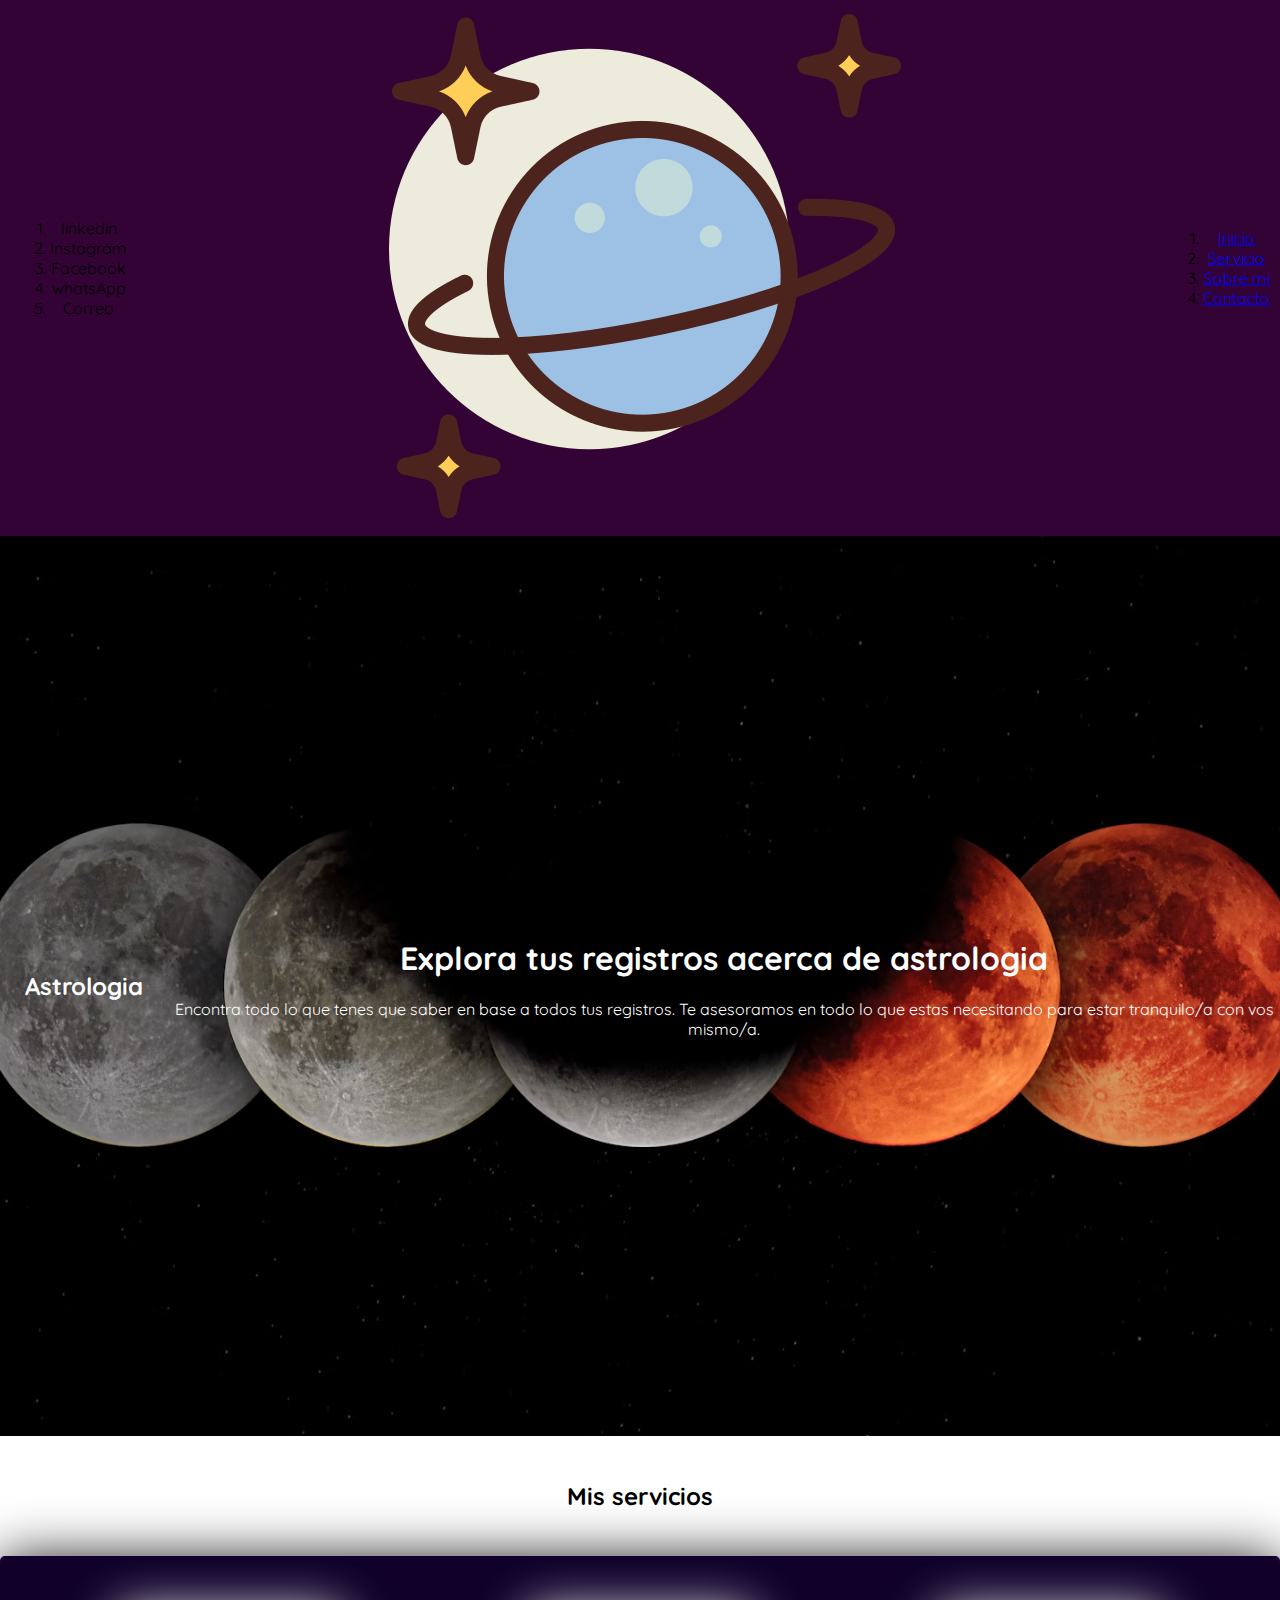
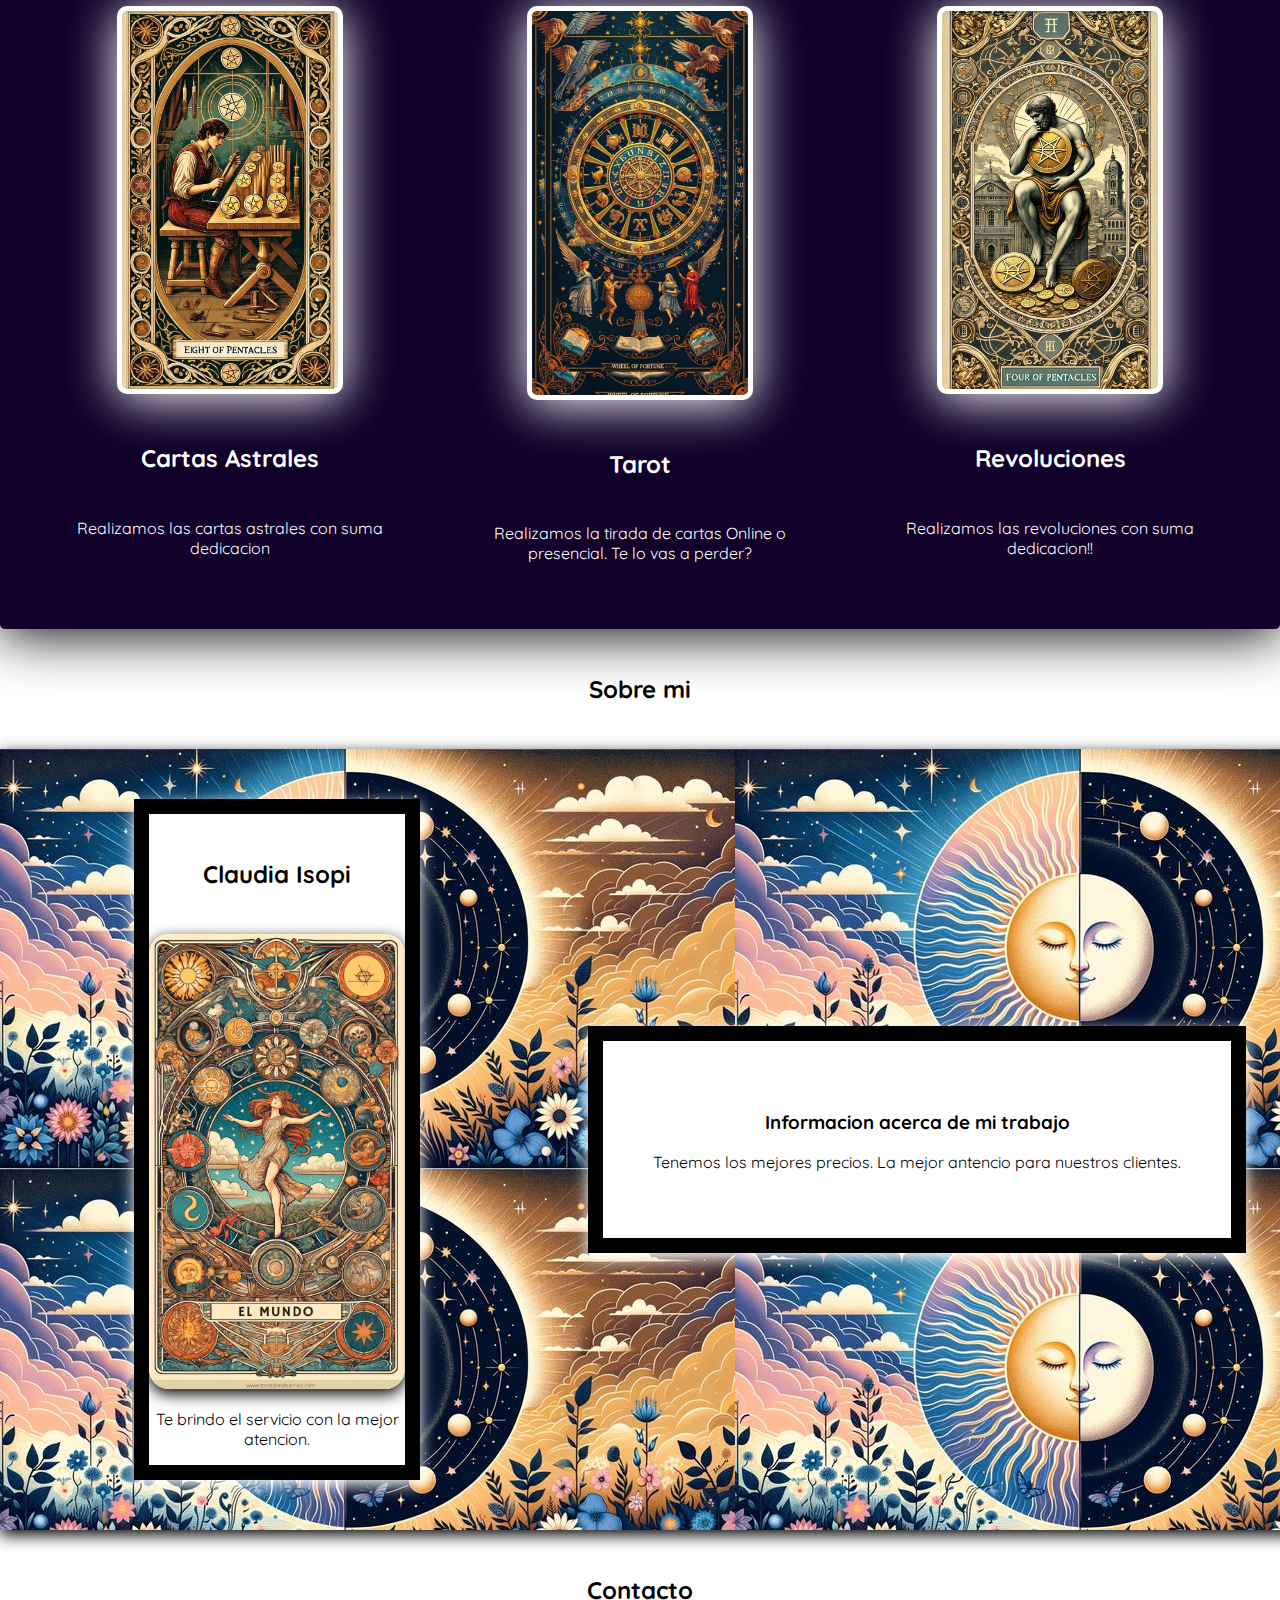
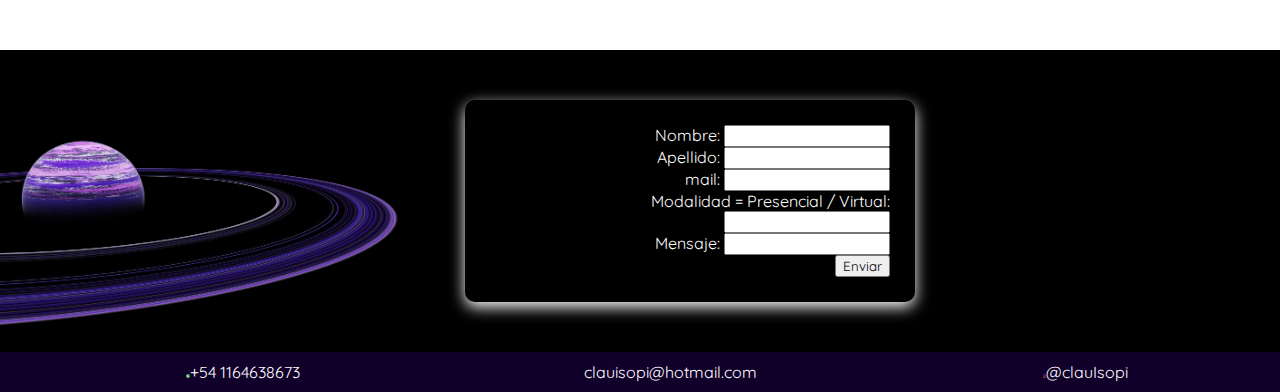
<file: html/index.html>
<!DOCTYPE html>
<html lang="en">

<head>
    <meta charset="UTF-8">
    <meta name="viewport" content="width=device-width, initial-scale=1.0">
    <link rel="stylesheet" href="../styles/style.css">
    <script src="../scripts/script.js" defer></script>
    <title>Home</title>

    <link rel="preconnect" href="https://fonts.googleapis.com">
    <link rel="preconnect" href="https://fonts.gstatic.com" crossorigin>
    <link
        href="https://fonts.googleapis.com/css2?family=Barlow:ital,wght@0,100;0,200;0,300;0,400;0,500;0,600;0,700;0,800;0,900;1,100;1,200;1,300;1,400;1,500;1,600;1,700;1,800;1,900&family=Libre+Baskerville:ital,wght@0,400;0,700;1,400&family=Quicksand:wght@300..700&display=swap"
        rel="stylesheet">
</head>

<body>

    <header>

        <nav class="nav-container">

            <div class="nav-container_div">
                <ol class="nav-container_ol">
                    <li class="nav-container-ol_li">linkedin</li>
                    <li class="nav-container-ol_li">Instagram</li>
                    <li class="nav-container-ol_li">Facebook</li>
                    <li class="nav-container-ol_li">whatsApp</li>
                    <li class="nav-container-ol_li">Correo</li>
                </ol>
            </div>

            <div class="nav-container_div">
                <img src="../styles/iconos/iconoAstrologia.png" alt="iconoAstrologia" class="nav-container_img">
            </div>

            <div class="nav-container_div">
                <ol class="nav-container_ol">
                    <li class="nav-container-ol_li"><a href="#index" class="nav-container-li_a">Inicio</a></li>
                    <li class="nav-container-ol_li"><a href="#servicio" class="nav-container-li_a">Servicio</a>
                    </li>
                    <li class="nav-container-ol_li"><a href="#sobreMi" class="nav-container-li_a">Sobre mi</a></li>
                    <li class="nav-container-ol_li"><a href="#contacto" class="nav-container-li_a">Contacto</a>
                    </li>
                </ol>
            </div>
        </nav>
    </header>

    <main>

        <section class="section-container_index" id="index">
            <h2>Astrologia</h2>

            <div class="section-index_div">
                <h1>Explora tus registros acerca de astrologia</h1>
                <p>Encontra todo lo que tenes que saber en base a todos tus registros. Te asesoramos en todo lo que
                    estas necesitando para estar tranquilo/a con vos mismo/a.
                </p>
            </div>

        </section>


        <section class="section-container_servicios" id="servicio">
            <h2>Mis servicios</h2>



            <div class="container_servicios_div">

                <div class="section-container_div">
                    <img src="../styles/images/astrologia2.jpg" alt="astrologia" class="section-container-div_img">
                    <h2>Cartas Astrales</h2>
                    <p>Realizamos las cartas astrales con suma dedicacion</p>
                </div>

                <div class="section-container_div">
                    <img src="../styles/images/astrologia3.jpg" alt="astrologia" class="section-container-div_img">
                    <h2>Tarot</h2>
                    <p>Realizamos la tirada de cartas Online o presencial. Te lo vas a perder?</p>
                </div>

                <div class="section-container_div">
                    <img src="../styles/images/astrologia4.jpg" alt="astrologia" class="section-container-div_img">
                    <h2>Revoluciones</h2>
                    <p>Realizamos las revoluciones con suma dedicacion!!</p>
                </div>

            </div>
        </section>



        <section class="section-container_sobreMi" id="sobreMi">

            <h2>Sobre mi</h2>

            <div class="container-sobreMi_div">

                <div class="container-sobreMi-div_div1">
                    <h2>Claudia Isopi</h2>
                    <img src="../styles/images/astrologia1.jpg" alt="" class="container-sobreMi-div_img">
                    <p>Te brindo el servicio con la mejor atencion.</p>
                </div>


                <div class="container-sobreMi-div_div2">
                    <h3>Informacion acerca de mi trabajo</h3>
                    <p>Tenemos los mejores precios.
                        La mejor antencio para nuestros clientes.

                    </p>
                </div>

            </div>

        </section>

        <section class="section-container_contacto" id="contacto">

            <h2>Contacto</h2>

            <div class="contacto_div">
                <form class="contacto_form">
                    <div>
                        <label for="">Nombre: </label>
                        <input type="text" name="nombre" id="nombre">
                    </div>
                    <div>
                        <label for="">Apellido: </label>
                        <input type="text" name="nombre" id="nombre">
                    </div>
                    <div>
                        <label for="">mail: </label>
                        <input type="email" name="nombre" id="nombre">
                    </div>
                    <div>
                        <label for="">Modalidad = Presencial / Virtual: </label>
                        <input type="text" name="nombre" id="nombre">
                    </div>
                    <div>
                        <label for="">Mensaje: </label>
                        <input type="text" name="nombre" id="nombre">
                    </div>
                    <div>
                        <button>Enviar</button>
                    </div>
                </form>
            </div>
        </section>

    </main>

    <footer class="footer">
        <ol class="footer_ol">
            <li class="footer-ol_li"><img src="../styles/iconos/logoWhatsapp.png" alt="whatsApp" class="footer-li_img">+54 1164638673</li>
            <li class="footer-ol_li"><img src="../styles/iconos/logoEmail.png" alt="email" class="footer-li_img">clauisopi@hotmail.com</li>
            <li class="footer-ol_li"><img src="../styles/iconos/logoInstagram.png" alt="instagram" class="footer-li_img">@clauIsopi</li>
        </ol>
    </footer>

</body>

</html>
</file>
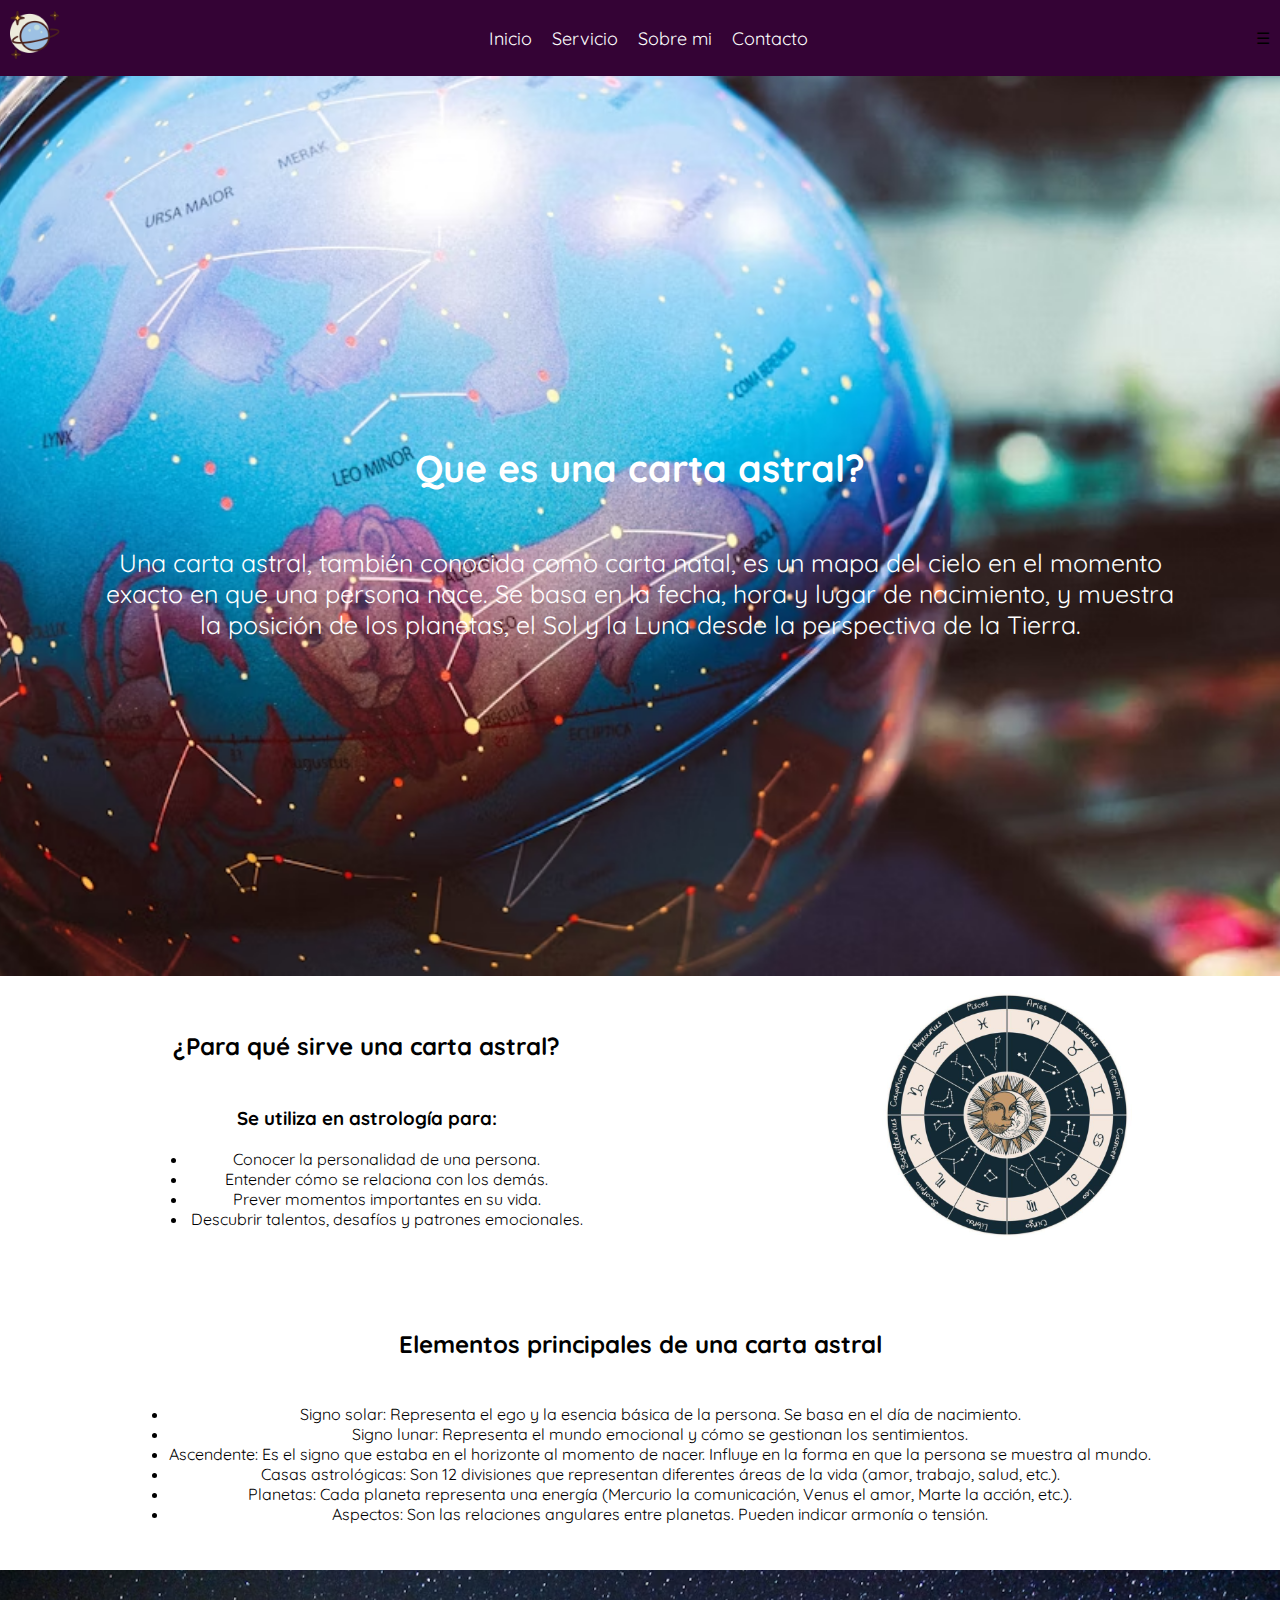
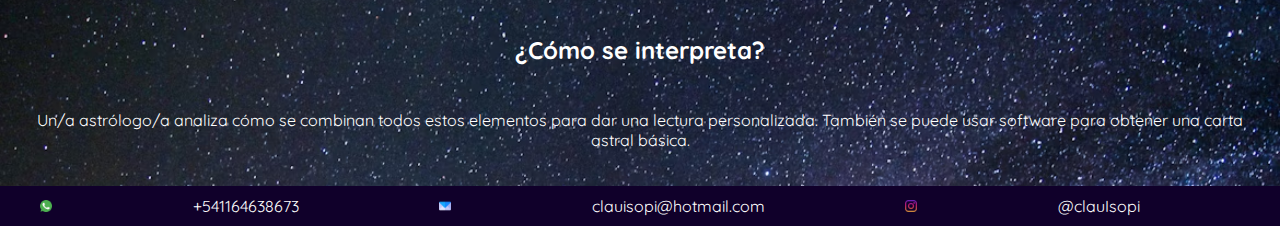
<file: html/CartaAstral.html>
<!DOCTYPE html>
<html lang="en">

<head>
    <meta charset="UTF-8">
    <meta name="viewport" content="width=device-width, initial-scale=1.0">
    <link rel="stylesheet" href="../styles/style.css">
    <script src="../scripts/script.js" defer></script>
    <title>Home</title>
    <link rel="preconnect" href="https://fonts.googleapis.com">
    <link rel="preconnect" href="https://fonts.gstatic.com" crossorigin>
    <link
        href="https://fonts.googleapis.com/css2?family=Barlow:ital,wght@0,100;0,200;0,300;0,400;0,500;0,600;0,700;0,800;0,900;1,100;1,200;1,300;1,400;1,500;1,600;1,700;1,800;1,900&family=Libre+Baskerville:ital,wght@0,400;0,700;1,400&family=Quicksand:wght@300..700&display=swap"
        rel="stylesheet">
</head>

<body>


    <header>

        <nav class="nav-container">
            <div class="nav-logo">
                <a href="index.html"><img src="../styles/iconos/iconoAstrologia.png" alt="iconoAstrologia"
                        class="nav-logo_img"></a>
            </div>

            <ul class="nav-menu">
                <li><a href="index.html">Inicio</a></li>
                <li><a href="#servicio">Servicio</a></li>
                <li><a href="#sobreMi">Sobre mi</a></li>
                <li><a href="#contacto">Contacto</a></li>
            </ul>

            <div class="menu-toggle" id="menu-toggle">
                <span>☰</span>
            </div>

        </nav>
    </header>



    <main>
        <section class="section-container_CartaAstral">

            <div class="container-CartaAstral_div">

                <div class="container-CartaAstral-div_div">
                    <h2>Que es una carta astral?</h2>
                    <p>Una carta astral, también conocida como carta natal, es un mapa del cielo en el momento exacto en
                        que
                        una persona nace. Se basa en la fecha, hora y lugar de nacimiento, y muestra la posición de los
                        planetas, el Sol y la Luna desde la perspectiva de la Tierra.</p>
                </div>

            </div>

        </section>


        <section class="section-container_CartaAstral2">

            <div class="container-CartaAstral2_div1">

                <h2>¿Para qué sirve una carta astral?</h2>
                <h3>Se utiliza en astrología para:</h3>

                <ul>
                    <li>Conocer la personalidad de una persona.</li>
                    <li>Entender cómo se relaciona con los demás.</li>
                    <li>Prever momentos importantes en su vida.</li>
                    <li>Descubrir talentos, desafíos y patrones emocionales.</li>
                </ul>


            </div>
            <img src="../styles/images/cartaAstral.jpg" alt="cartaAstral" class="cartaAstral1_img">


        </section>



        <section class="section-container_CartaAstral3">

            <div class="container-CartaAstral3_div">

                <h2>Elementos principales de una carta astral</h2>

                <ol class="container-CartaAstral3_ol">
                    <li>Signo solar: Representa el ego y la esencia básica de la persona. Se basa en el día de
                        nacimiento.</li>
                    <li>Signo lunar: Representa el mundo emocional y cómo se gestionan los sentimientos.
                    <li>Ascendente: Es el signo que estaba en el horizonte al momento de nacer. Influye en la forma
                        en
                        que la persona se muestra al mundo.</li>
                    </li>
                    <li>Casas astrológicas: Son 12 divisiones que representan diferentes áreas de la vida (amor,
                        trabajo, salud, etc.).</li>
                    <li>Planetas: Cada planeta representa una energía (Mercurio la comunicación, Venus el amor,
                        Marte la
                        acción, etc.).</li>
                    <li>Aspectos: Son las relaciones angulares entre planetas. Pueden indicar armonía o tensión.

                    </li>
                </ol>
            </div>
            </div>
        </section>





        <section class="section-container_CartaAstral4">
            <div class="container-cartaastal4">
                <h2>¿Cómo se interpreta?</h2>
                <p>Un/a astrólogo/a analiza cómo se combinan todos estos elementos para dar una lectura personalizada.
                    También se puede usar software para obtener una carta astral básica.</p>
            </div>
        </section>




    </main>

    <footer class="footer">
        <ol class="footer_ol">
            <img src="../styles/iconos/logoWhatsapp.png" alt="whatsApp" class="footer-li_img">
            <li class="footer-ol_li">+541164638673</li>


            <img src="../styles/iconos/correo.png" alt="email" class="footer-li_img">
            <li class="footer-ol_li">clauisopi@hotmail.com</li>
            <img src="../styles/iconos/logoInstagram.png" alt="instagram" class="footer-li_img">
            <li class="footer-ol_li">@clauIsopi</li>
        </ol>
    </footer>

</body>

</html>
</file>
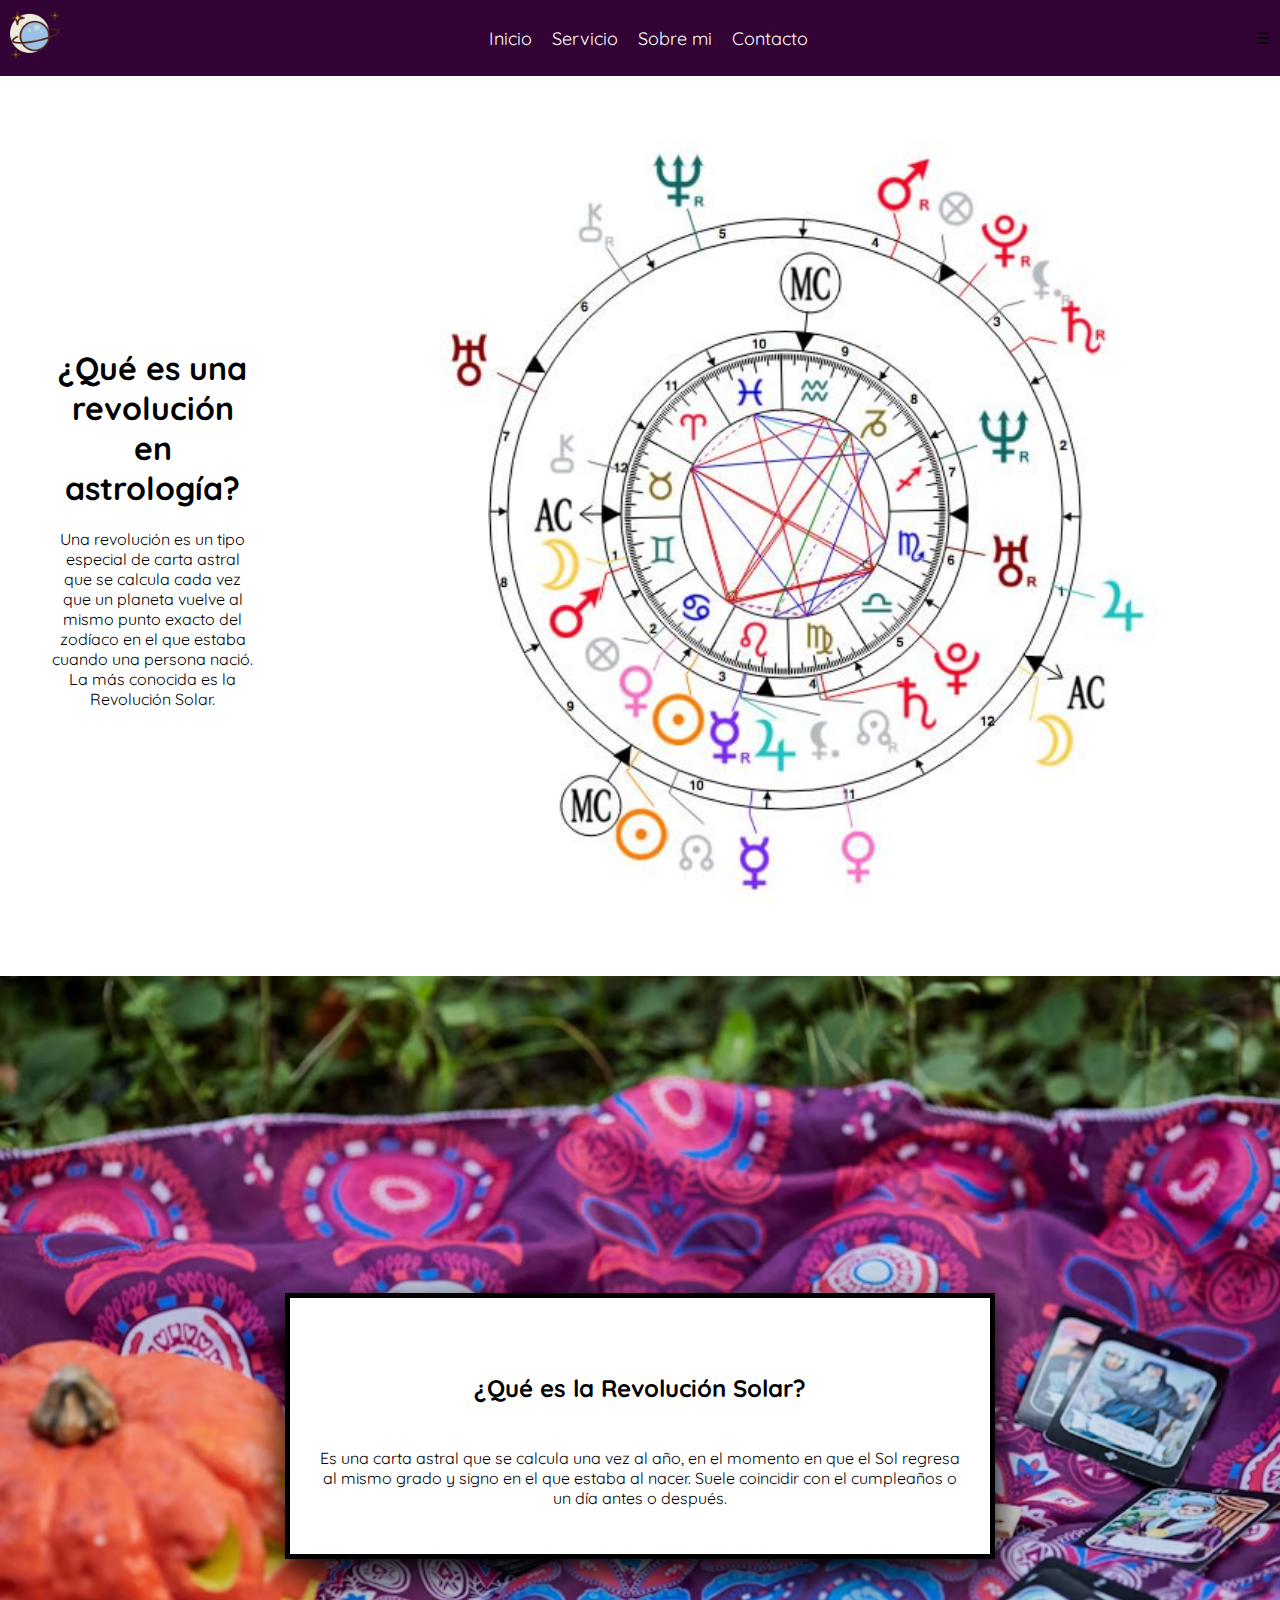
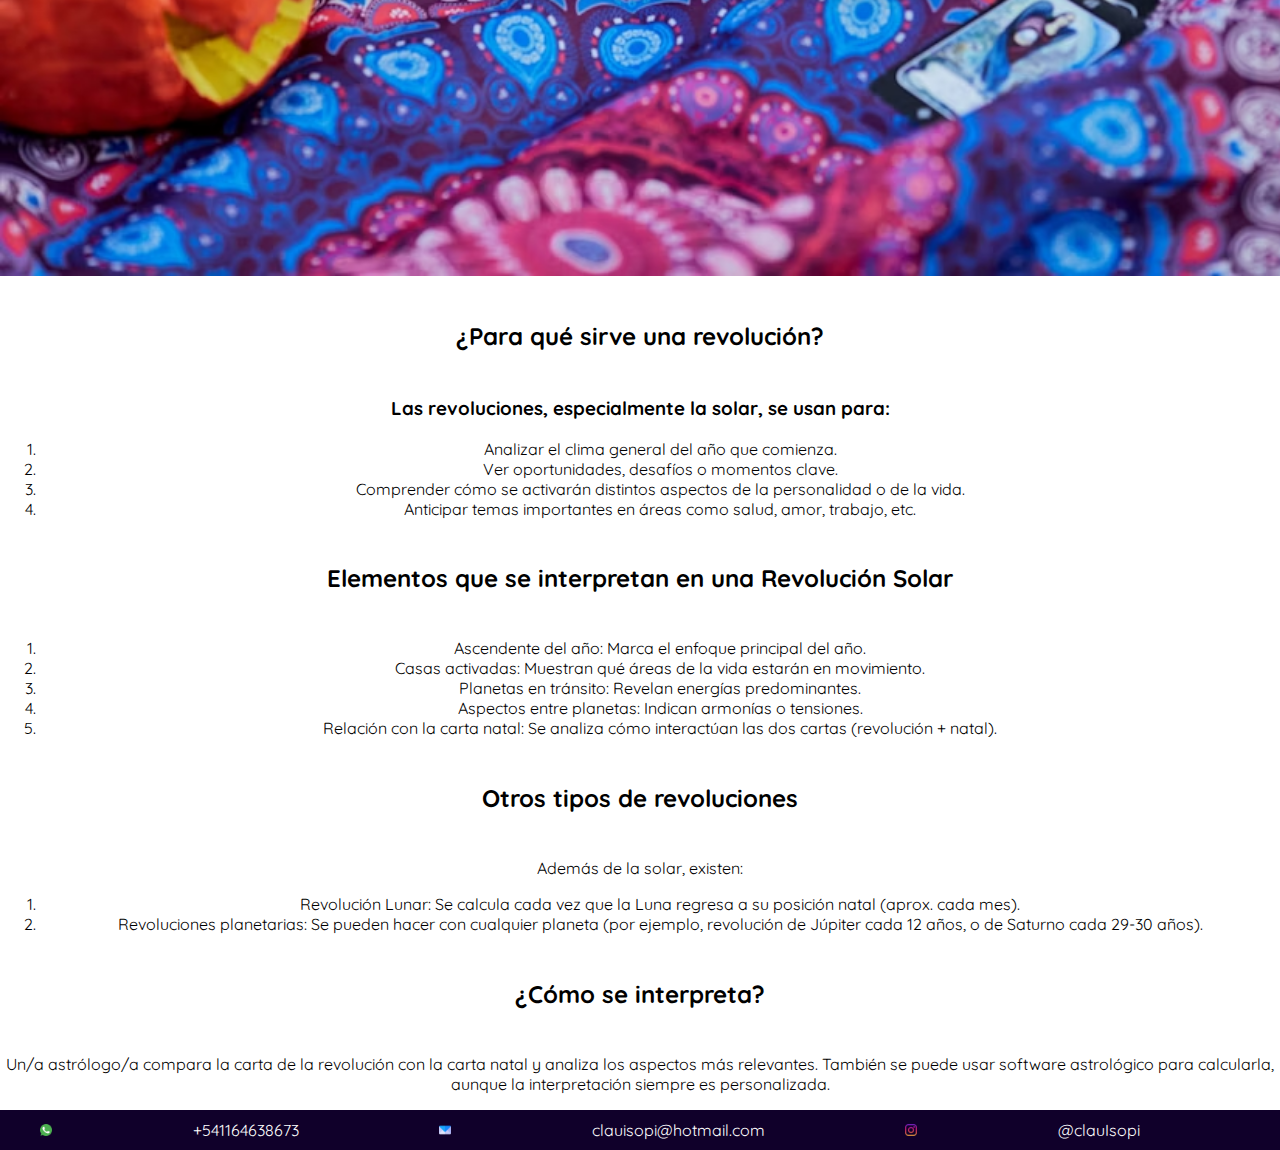
<file: html/revolucion.html>
<!DOCTYPE html>
<html lang="en">

<head>
    <meta charset="UTF-8">
    <meta name="viewport" content="width=device-width, initial-scale=1.0">
    <link rel="stylesheet" href="../styles/style.css">
    <script src="../scripts/script.js" defer></script>
    <title>Home</title>
    <link rel="preconnect" href="https://fonts.googleapis.com">
    <link rel="preconnect" href="https://fonts.gstatic.com" crossorigin>
    <link
        href="https://fonts.googleapis.com/css2?family=Barlow:ital,wght@0,100;0,200;0,300;0,400;0,500;0,600;0,700;0,800;0,900;1,100;1,200;1,300;1,400;1,500;1,600;1,700;1,800;1,900&family=Libre+Baskerville:ital,wght@0,400;0,700;1,400&family=Quicksand:wght@300..700&display=swap"
        rel="stylesheet">

</head>

<body>

    <header>

        <nav class="nav-container">
            <div class="nav-logo">
                <a href="index.html"><img src="../styles/iconos/iconoAstrologia.png" alt="iconoAstrologia"
                        class="nav-logo_img"></a>
            </div>

            <ul class="nav-menu">
                <li><a href="index.html">Inicio</a></li>
                <li><a href="#servicio">Servicio</a></li>
                <li><a href="#sobreMi">Sobre mi</a></li>
                <li><a href="#contacto">Contacto</a></li>
            </ul>

            <div class="menu-toggle" id="menu-toggle">
                <span>☰</span>
            </div>

        </nav>

    </header>


    <main>

        <section class="section-container-revolucion1">
            <div class="revolucion1_div">
                <h1>¿Qué es una revolución en astrología?</h1>
                <p>Una revolución es un tipo especial de carta astral que se calcula cada vez que un planeta vuelve al
                    mismo punto exacto del zodíaco en el que estaba cuando una persona nació. La más conocida es la
                    Revolución Solar.</p>
            </div>
            <img src="../styles/images/revolucion.jpg" alt="revolucion" class="revolucion1_img">
        </section>

        <section class="section-container-revolucion2">
            <div class="revolucion2_div">
                <h2>¿Qué es la Revolución Solar?</h2>
                <p>Es una carta astral que se calcula una vez al año, en el momento en que el Sol regresa al mismo grado
                    y
                    signo en el que estaba al nacer. Suele coincidir con el cumpleaños o un día antes o después.</p>
            </div>
        </section>

        <section class="section-container-revolucion3">

            <h2>¿Para qué sirve una revolución?
            </h2>
            <h3>Las revoluciones, especialmente la solar, se usan para:
            </h3>
            <ol>
                <li>Analizar el clima general del año que comienza.

                </li>
                <li>Ver oportunidades, desafíos o momentos clave.

                </li>
                <li>Comprender cómo se activarán distintos aspectos de la personalidad o de la vida.

                </li>
                <li>Anticipar temas importantes en áreas como salud, amor, trabajo, etc.

                </li>
            </ol>
        </section>


        <section class="section-container-revolucion4">
            <h2>Elementos que se interpretan en una Revolución Solar
            </h2>
            <ol>
                <li>Ascendente del año: Marca el enfoque principal del año.

                </li>
                <li>Casas activadas: Muestran qué áreas de la vida estarán en movimiento.

                </li>
                <li>Planetas en tránsito: Revelan energías predominantes.

                </li>
                <li>Aspectos entre planetas: Indican armonías o tensiones.

                </li>
                <li>Relación con la carta natal: Se analiza cómo interactúan las dos cartas (revolución + natal).

                </li>
            </ol>
        </section>

        <section class="section-container-revolucion5">
            <h2>Otros tipos de revoluciones
            </h2>
            <p>Además de la solar, existen:

            </p>
            <ol>
                <li>Revolución Lunar: Se calcula cada vez que la Luna regresa a su posición natal (aprox. cada mes).
                </li>
                <li>Revoluciones planetarias: Se pueden hacer con cualquier planeta (por ejemplo, revolución de Júpiter
                    cada 12 años, o de Saturno cada 29-30 años).
                </li>
            </ol>
            <h2>¿Cómo se interpreta?
            </h2>
            <p>Un/a astrólogo/a compara la carta de la revolución con la carta natal y analiza los aspectos más
                relevantes. También se puede usar software astrológico para calcularla, aunque la interpretación siempre
                es personalizada.

            </p>
        </section>

    </main>




</body>

<footer class="footer">
    <ol class="footer_ol">
        <img src="../styles/iconos/logoWhatsapp.png" alt="whatsApp" class="footer-li_img">
        <li class="footer-ol_li">+541164638673</li>


        <img src="../styles/iconos/correo.png" alt="email" class="footer-li_img">
        <li class="footer-ol_li">clauisopi@hotmail.com</li>
        <img src="../styles/iconos/logoInstagram.png" alt="instagram" class="footer-li_img">
        <li class="footer-ol_li">@clauIsopi</li>
    </ol>
</footer>

</html>
</file>
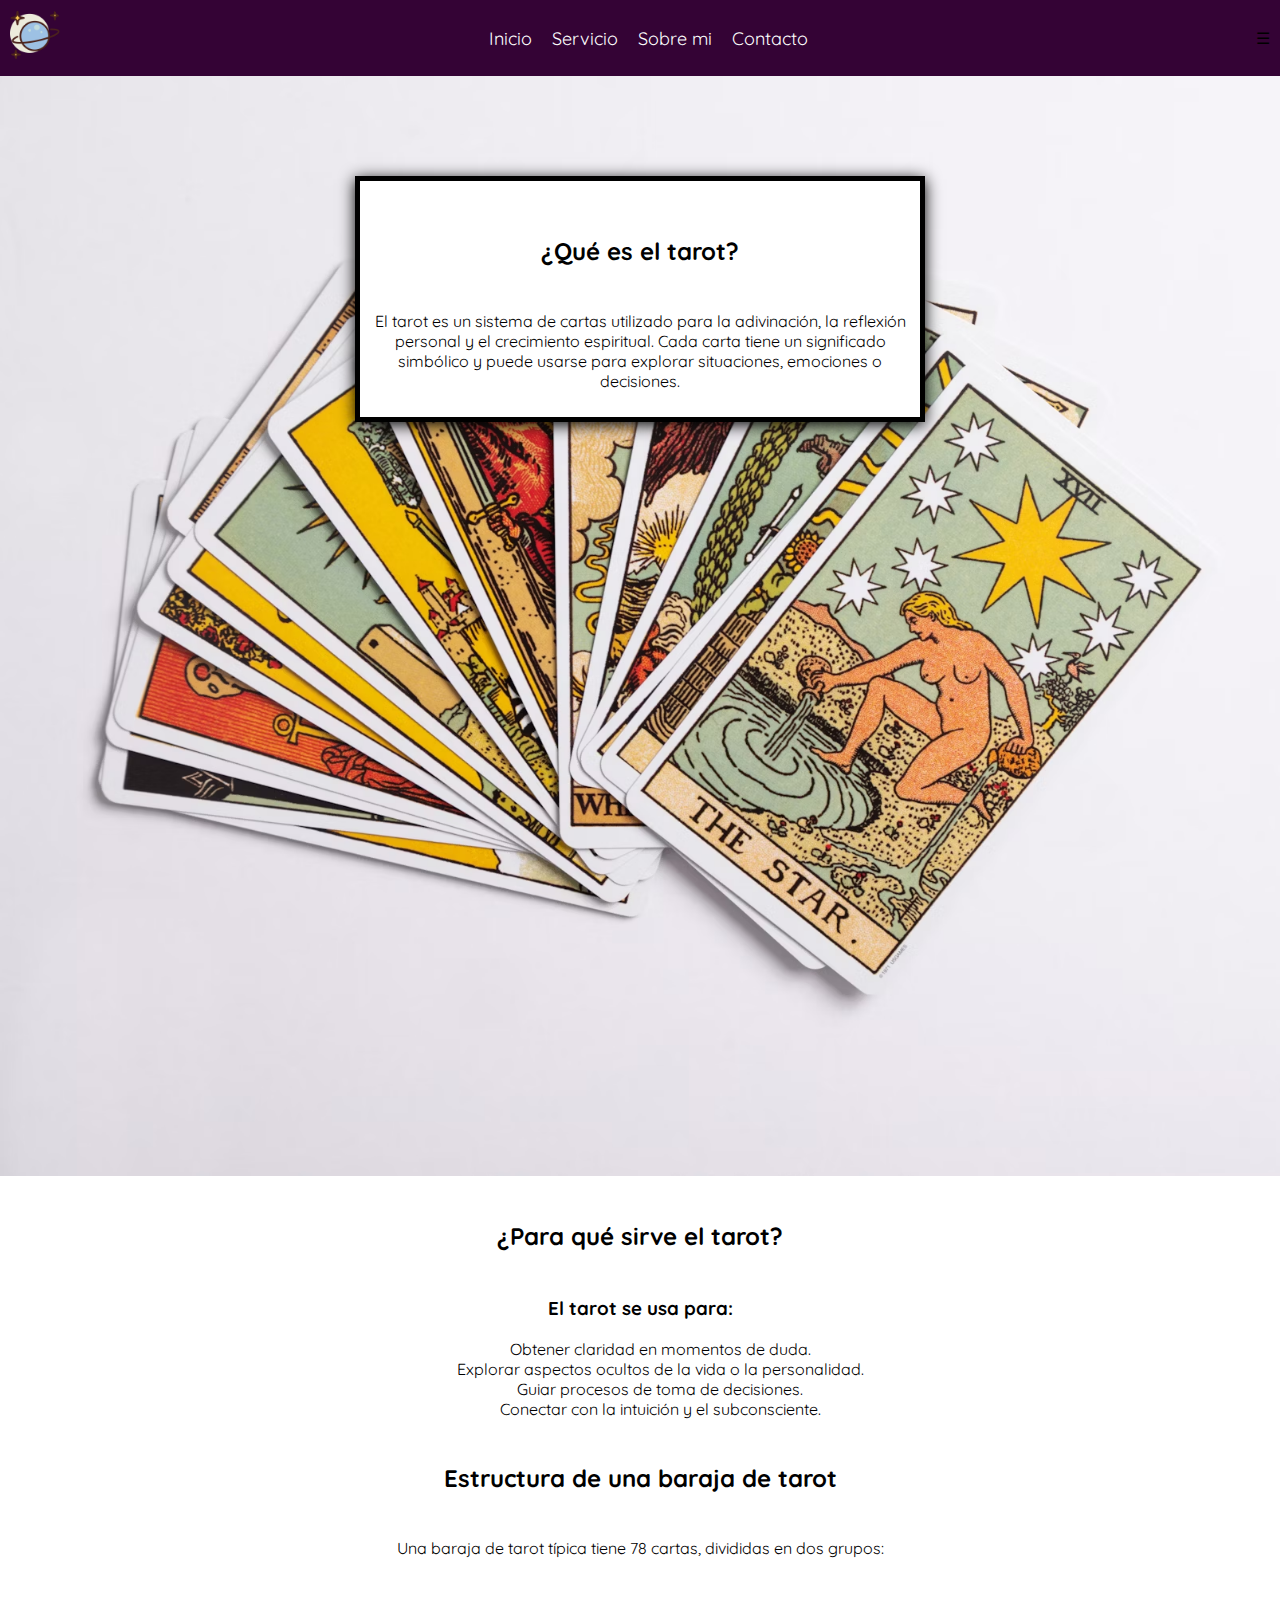
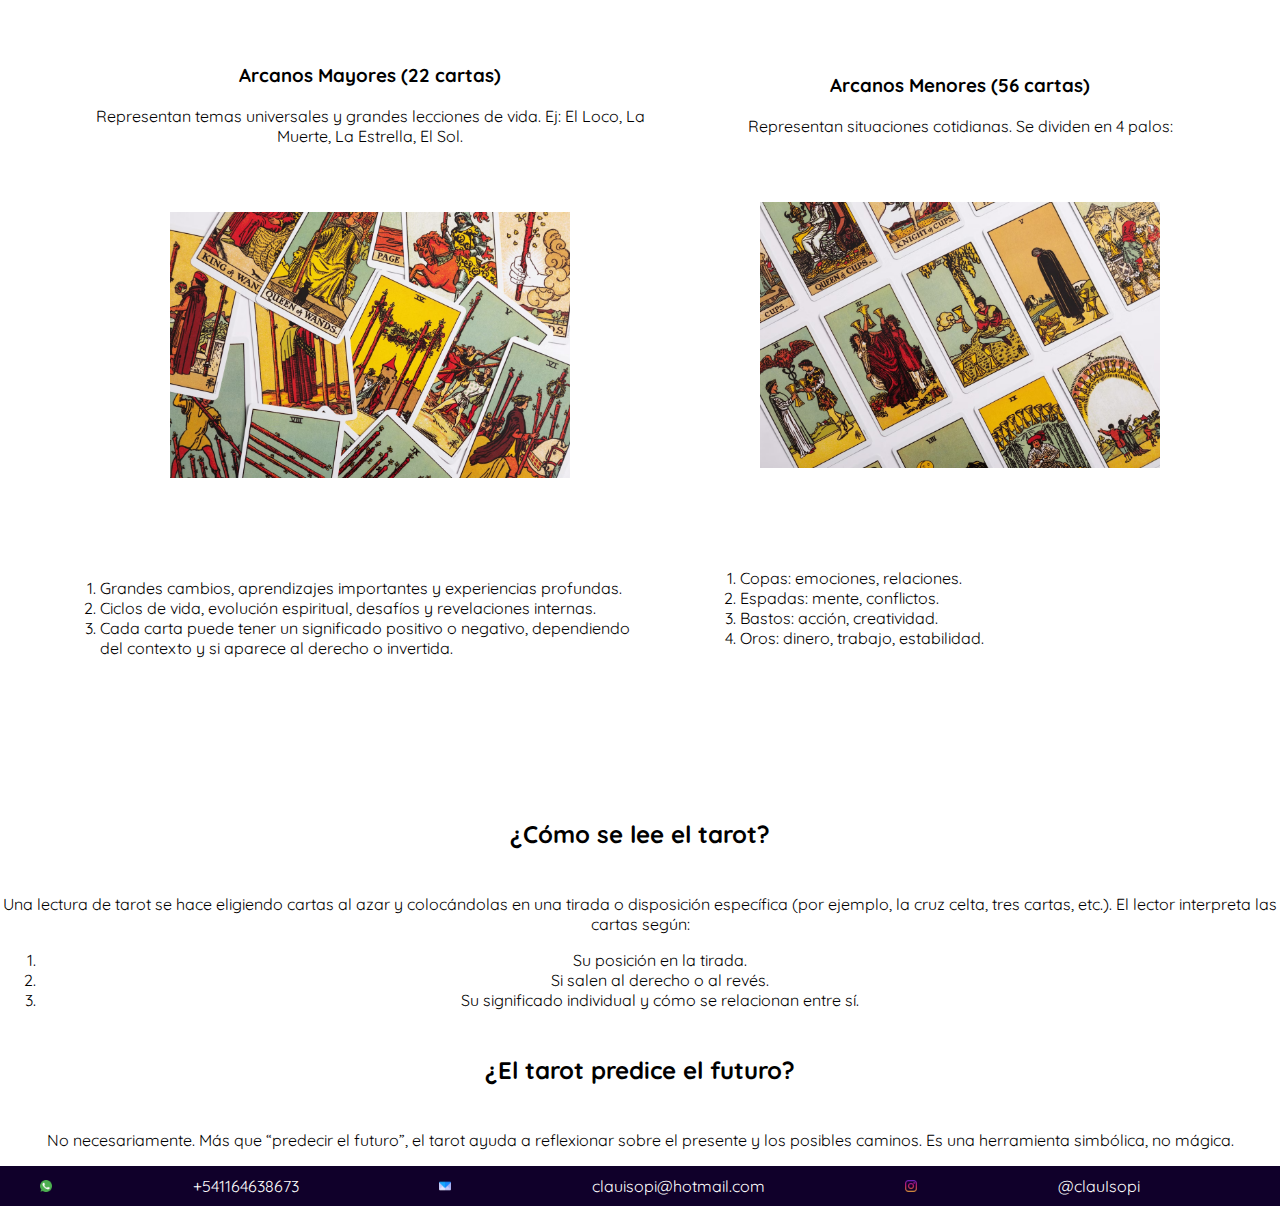
<file: html/tarot.html>
<!DOCTYPE html>
<html lang="en">

<head>
    <meta charset="UTF-8">
    <meta name="viewport" content="width=device-width, initial-scale=1.0">
    <link rel="stylesheet" href="../styles/style.css">
    <script src="../scripts/script.js" defer></script>
    <link rel="preconnect" href="https://fonts.googleapis.com">
    <link rel="preconnect" href="https://fonts.gstatic.com" crossorigin>
    <link
        href="https://fonts.googleapis.com/css2?family=Barlow:ital,wght@0,100;0,200;0,300;0,400;0,500;0,600;0,700;0,800;0,900;1,100;1,200;1,300;1,400;1,500;1,600;1,700;1,800;1,900&family=Libre+Baskerville:ital,wght@0,400;0,700;1,400&family=Quicksand:wght@300..700&display=swap"
        rel="stylesheet">
    <title>Tarot</title>

</head>

<body>

    <header>

        <nav class="nav-container">
            <div class="nav-logo">
                <a href="index.html"><img src="../styles/iconos/iconoAstrologia.png" alt="iconoAstrologia"
                        class="nav-logo_img"></a>
            </div>

            <ul class="nav-menu">
                <li><a href="index.html">Inicio</a></li>
                <li><a href="#servicio">Servicio</a></li>
                <li><a href="#sobreMi">Sobre mi</a></li>
                <li><a href="#contacto">Contacto</a></li>
            </ul>

            <div class="menu-toggle" id="menu-toggle">
                <span>☰</span>
            </div>

        </nav>
    </header>


    <main>

        <section class="section-container_tarot">
            <div class="container-tarot_div">
                <h2>¿Qué es el tarot?</h2>
                <p>El tarot es un sistema de cartas utilizado para la adivinación, la reflexión personal y el
                    crecimiento espiritual. Cada carta tiene un significado simbólico y puede usarse para explorar
                    situaciones, emociones o decisiones.</p>
            </div>

        </section>


        <section class="section-container_tarot2">
            <h2>¿Para qué sirve el tarot?</h2>
            <h3>El tarot se usa para:</h3>
            <ol class="container_tarot2_ol">
                <li>Obtener claridad en momentos de duda.</li>
                <li>Explorar aspectos ocultos de la vida o la personalidad.</li>
                <li>Guiar procesos de toma de decisiones.</li>
                <li>Conectar con la intuición y el subconsciente.</li>
            </ol>

        </section>


        <section class="section-container_tarot3">
            <h2>Estructura de una baraja de tarot</h2>
            <p>Una baraja de tarot típica tiene 78 cartas, divididas en dos grupos:</p>



            <div class="container-tarot3_div">


                <div class="container-tarot3-div_div">

                    <h3>Arcanos Mayores (22 cartas)</h3>
                    <p>Representan temas universales y grandes lecciones de vida. Ej: El Loco, La Muerte, La Estrella,
                        El Sol.</p>

                    <img src="../styles/images/arcanosMayores.avif" alt="arcanos-mayores" class="tarot3_img">

                    <ol class="taro3_ol">
                        <li>Grandes cambios, aprendizajes importantes y experiencias profundas.</li>
                        <li>Ciclos de vida, evolución espiritual, desafíos y revelaciones internas.</li>
                        <li>Cada carta puede tener un significado positivo o negativo, dependiendo del contexto y si
                            aparece al derecho o invertida.</li>
                    </ol>

                </div>


                <div class="container-tarot3-div_div">

                    <h3>Arcanos Menores (56 cartas)</h3>
                    <p>Representan situaciones cotidianas. Se dividen en 4 palos:</p>

                    <img src="../styles/images/arcanosMenores.avif" alt="arcanos-menores" class="tarot3_img">


                    <ol class="taro3_ol">
                        <li>Copas: emociones, relaciones.</li>
                        <li>Espadas: mente, conflictos.</li>
                        <li>Bastos: acción, creatividad.</li>
                        <li>Oros: dinero, trabajo, estabilidad.</li>
                    </ol>

                </div>

            </div>

        </section>


        <section class="section-container_tarot4">
            <h2>¿Cómo se lee el tarot?
            </h2>
            <p>Una lectura de tarot se hace eligiendo cartas al azar y colocándolas en una tirada o disposición
                específica (por ejemplo, la cruz celta, tres cartas, etc.).
                El lector interpreta las cartas según:</p>
            <ol>
                <li>Su posición en la tirada.

                </li>
                <li>Si salen al derecho o al revés.

                </li>
                <li>Su significado individual y cómo se relacionan entre sí.

                </li>
            </ol>
        </section>


        <section class="section-container_tarot5">
            <h2>¿El tarot predice el futuro?
            </h2>
            <p>
                No necesariamente. Más que “predecir el futuro”, el tarot ayuda a reflexionar sobre el presente y los
                posibles caminos. Es una herramienta simbólica, no mágica.
            </p>

        </section>


    </main>

</body>



<footer class="footer">
    <ol class="footer_ol">
        <img src="../styles/iconos/logoWhatsapp.png" alt="whatsApp" class="footer-li_img">
        <li class="footer-ol_li">+541164638673</li>


        <img src="../styles/iconos/correo.png" alt="email" class="footer-li_img">
        <li class="footer-ol_li">clauisopi@hotmail.com</li>
        <img src="../styles/iconos/logoInstagram.png" alt="instagram" class="footer-li_img">
        <li class="footer-ol_li">@clauIsopi</li>
    </ol>
</footer>

</html>
</file>
<file: styles/style.css>
* {

    font-family: "Quicksand", sans-serif;

}

body {
    margin: auto;
    text-align: center;
}

header {
    background-color: rgb(52, 3, 53);
    padding: 10px;
}

.nav-container {
    display: flex;
    justify-content: space-between;
    align-items: center;
}


.nav-container .nav-logo a {
    color: #fff;
    text-decoration: none;
    font-size: 24px;
}

.nav-logo_img {
    height: 50px;
    width: 50px;
    border-radius: 10px;
}


.nav-container .nav-menu {
    list-style: none;
    margin: 0;
    padding: 0;
    display: flex;
}

.nav-container .nav-menu li {
    margin-right: 20px;
    color: #fff;

}

.nav-container .nav-menu li a {
    color: #fff;
    text-decoration: none;
    font-size: 18px;
}

.nav-container .nav-menu li a:hover {
    color: #f0f0f06c;
}


/*Menu responsive*/

@media (max-width: 200px) {
    .nav-container .nav-menu {
        display: none;
        width: 100%;
        text-align: center;
        background-color: red;
        position: absolute;
        top: 60px;
        left: 0;
        padding: 0;
    }

    .nav-container .nav-menu li {
        margin: 10px 0;
    }

    .menu-toggle {
        display: block;
    }

    .nav-container.active .nav-menu {
        display: block;
    }

}


h2{
    padding: 25px;
}


/*SECTION*/


.section-container_index {
    background-image: url("../styles/images/planetas.avif");
    /* background-repeat: no-repeat;
    background-size: 100% 100%;
     100% ancho y 100% alto 
    background-position: center;
    margin: auto;
    padding: 400px;
    color: white; */

    /* background-image: url("../styles/images/mapamundi.avif"); Tu imagen */
    background-size: cover;
    background-position: center;
    background-repeat: no-repeat;
    height: 100vh;
    /* Ocupa toda la pantalla */
    color: white;
    display: flex;
    justify-content: center;
    align-items: center;
}

.section-container_sobreMi {

}


.container-sobreMi_div {
    display: flex;
    padding: 50px;
    width: 100%;
    text-align: center;
    margin: auto;
    justify-content: center;
    box-shadow: 0 5px 15px black;
    background-image: url(../styles/images/lunaysol.jpg);
}

.container-sobreMi-div_div1 {
    text-align: center;
    margin: auto;
    background-color: white;
    box-shadow: 0 5px 15px white;
    border: 15px solid black;
    width: 20%;
    height: auto;
}

.container-sobreMi-div_div2 {
    text-align: center;
    margin: auto;
    background-color: white;
    padding: 50px;
    box-shadow: 0 5px 15px white;
    border: 15px solid black;
}

.container-sobreMi-div_img {
    background-size: contain;
    background-size: cover;
    background-position: center;
    max-width: 100%;
    height: auto;
    box-shadow: 0 5px 15px black;
    border-radius: 20px;
    margin: auto;
}

.container_servicios_div {
    display: flex;
    text-align: center;
    margin: auto;
    padding: 50px;
    justify-content: center;
    background-color: rgb(16, 0, 42);
    box-shadow: 0 5px 55px black;
    border-radius: 5px;
    gap: 50px;
}

.section-container_div {
    text-align: center;
    gap: 150px;
    color: white;
}

.section-container-div_img {
    background-size: cover;
    background-size: contain;
    background-repeat: no-repeat;
    max-width: 60%;
    background-color: white;
    width: 100%;
    height: auto;
    box-shadow: 0 5px 50px white;
    border-radius: 10px;
    padding: 5px;
}

.section-container-div_img:hover {
    background-repeat: no-repeat;
    background-size: cover;
    background-size: contain;
    box-shadow: 0 5px 50px rgb(226, 226, 0);
    border-radius: 10px;
    max-width: 70%;
    width: 100%;
    height: auto;
    transition: .2s;
}

/*Contactos*/

.section-container_contacto{
}

.contacto_div {
    background-image: url(../styles/images/contactos.avif);
    margin: auto;
    text-align: center;
    padding: 50px;
    width: 100%;
    height: auto;
    background-repeat: no-repeat;
    background-size: 100% 100%;
    max-width: 100%;
    background-size: cover;
    /* Hace que el fondo cubra todo el espacio sin deformarse */
    background-size: contain;
    /* Muestra toda la imagen aunque no llene todo el fondo */
    /* Centra la imagen en el fondo */
    background-repeat: no-repeat;
    /* Evita que se repita si la imagen es chica */
    /* Fija el fondo mientras se hace scroll (efecto parallax) */
    background-color: #000;
    /* Color de fondo de respaldo si la imagen no carga */

}

.contacto_form {
    background-image: url(../styles/images/form.avif);
    width: 400px;
    text-align: right;
    margin: auto;
    border-radius: 10px;
    box-shadow: 0 5px 15px white;
    justify-content: right;
    height: auto;
    padding: 25px;
    color: white;
    background-color: #000;
    /* Color de fondo de respaldo si la imagen no carga */
}


.contacto-form_div {
    padding: 30px;
    margin: auto;
    text-align: left;
    justify-content: center;
    align-items: center;
    display: flex;
    flex-direction: column;
    align-items: flex-start;
}


.contacto-form_label {
    margin: auto;
    font-size: 20px;
}


.contacto-form_input {
    width: 100%;
    text-decoration: none;
    box-shadow: 0 5px 15px black;
    border-radius: 15px;
    padding: 10px;
}

.contacto-form_button {
    width: 50%;
    text-decoration: none;
    text-align: center;
    margin: auto;
    box-shadow: 0 5px 15px black;
    border-radius: 15px;
    padding: 10px;
    font-size: 15px;
}

.contacto-form_button:hover {
    background-color: black;
    color: white;
    transition: .3s;
    font-size: 20px;
    box-shadow: 0 5px 15px white;

}



/*Carta astral*/

.section-container_CartaAstral {
    background-image: url(../styles/images/mapamundi.avif);
    background-repeat: no-repeat;
    background-size: cover;
    background-position: center;
    height: 100vh;
    justify-content: center;
    display: flex;
    align-items: center;
}


.container-CartaAstral_div {
    display: flex;
    text-align: center;
    margin: auto;
    padding: 50px;
    justify-content: center;
    color: white;
    align-items: center;
}

.container-CartaAstral-div_div {
    font-size: 25px;
    padding: 25px;
    margin: 25px;
}

.cartaAstral_img {
    height: 200px;
    width: 200px;
    border-radius: 10px;
    margin: 10px;
    box-shadow: 0 5px 85px white;
}


/*Carta astral 2*/

.section-container_CartaAstral2 {
    margin: auto;
    text-align: center;
    justify-content: center;
    display: flex;
}

.container-CartaAstral2_div1 {
    list-style-type: none;
    text-decoration: none;
    color: black;
    padding: 10px;
    text-align: center;
    margin: auto;
}

.cartaAstral1_img{
    background-size: cover;
    background-size: contain;
    border-radius: 300px;
    border: 10px solid white;
    height: 250px;
    margin: auto;
    
}

/*Carta astral 3*/

.section-container_CartaAstral3{
    padding: 30px;
    margin: auto;
    background-size: cover;
    background-size: contain;
    background-repeat: no-repeat;
    text-align: center;
    justify-items: center;
    


}

.container-CartaAstral3_div{
    margin: auto;
    text-align: center;

}



.container-CartaAstral3_ol{
    color: black;
    list-style-type: disc;
    text-align: center;

}


/*Carta astral 4*/


.section-container_CartaAstral4 {
    text-align: center;
    background-image: url(../styles/images/astral.avif);
    color: white;
    padding: 20px;
    background-size: cover;
    background-repeat: no-repeat;

}

/*Tarot*/

.section-container_tarot{
    background-image: url(../styles/images/tarot.avif);
    background-repeat: no-repeat;
    background-size: cover;
    max-width: 100%;
    height: 100vh;
    margin: auto;
    justify-content: center;
    align-items: center;
    text-align: center;
    padding: 100px;
}


.container-tarot_div{
    color: black;
    text-align: center;
    margin: auto;
    justify-content: center;
    align-items: center;
    padding: 10px;
    width: 50%;
    background-color: white;
    border: 5px solid black;
    box-shadow: 0 3px 15px black;
}


.section-container_tarot2{
 text-align: center;
 list-style-type: none;
}

.container_tarot2_ol{
    list-style-type: none;
    text-align: center;
    justify-content: center;
    align-items: center;
    margin: auto;
}

.section-container_tarot3{
    text-align: center;
    display: block;
    text-align: center;
    margin: auto;
}
.container-tarot3_div{
    display: flex;
    margin: auto;
    text-align: center;
    justify-content: center;
    align-items: center;
    padding: 50px;
}

.container-tarot3-div_div{
    display: inline;
    margin:  auto;
    text-align: center;
    justify-content: center;
    text-align: center;
    padding: 20px;
    height: 100%;
}

.tarot3_img{
    height: 400px;
    width: 400px;
    background-size: cover;
    background-size: contain;
    background-repeat: no-repeat;
    height: 100%;
    margin: auto;
    padding: 50px;
}

.taro3_ol{
    text-align: left;
    align-items: center;
    padding: 30px;
}

/*Revolucion*/

.section-container-revolucion1{
    text-align: center;
    height: 100vh;
    margin: auto;
    justify-content: center;
    display: flex;

}

.revolucion1_div{
    text-align: center;
    margin: auto;
    justify-content: center;
    padding: 50px;
}

.revolucion1_img{
    text-align: center;
    justify-content: center;
    margin: 30px;
        padding: 10px;

}

.section-container-revolucion2{
    background-image: url(../styles/images/revoluciones.avif);
    background-repeat: no-repeat;
    background-size: cover;
    height: 100vh;
    text-align: center;
    color: white;
    display: flex;
}

.revolucion2_div{
    text-align:center;
    margin: auto;
    background-color: white;
    color: black;
     width: 50%;
    border: 5px solid black;
    box-shadow: 0 15px 35px black;
    padding: 30px;
}

























/*FOOTER*/

.footer {
    background-color: rgb(16, 0, 42);
    color: white;
}

.footer_ol {
    list-style-type: none;
    display: flex;
    text-align: center;
    margin: auto;
    justify-content: center;
    align-items: center;
}

.footer-ol_li {
    margin: auto;
    text-align: center;
    justify-content: center;
    text-align: center;
    padding: 10px;
    
}

/* .footer-li_img {
    height: 50px;
    width: 50pz;
    margin: auto;
    text-align: center;
    justify-content: center;
} */


.footer-li_img{
    width: 1%;
    height: 1%;
    max-width: 5%;
    background-size: cover;
    background-size: contain;

}
</file>
